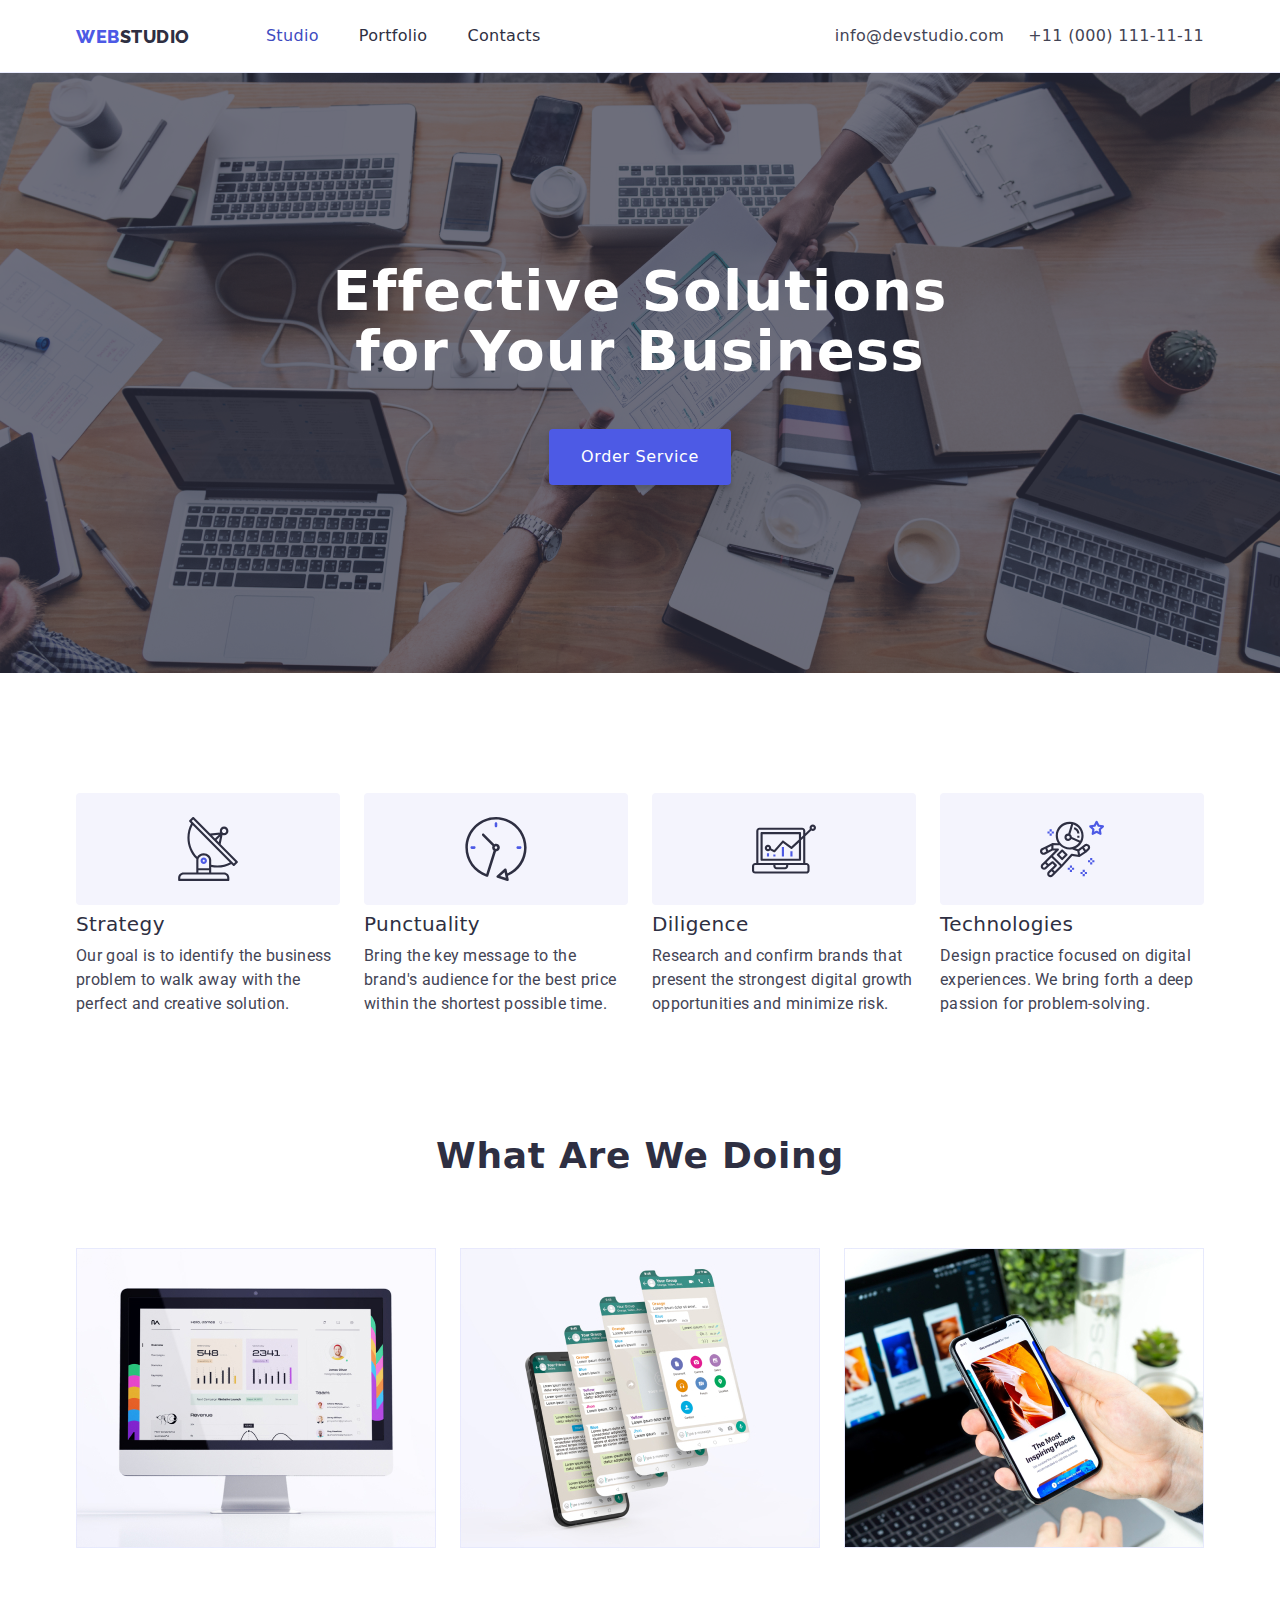
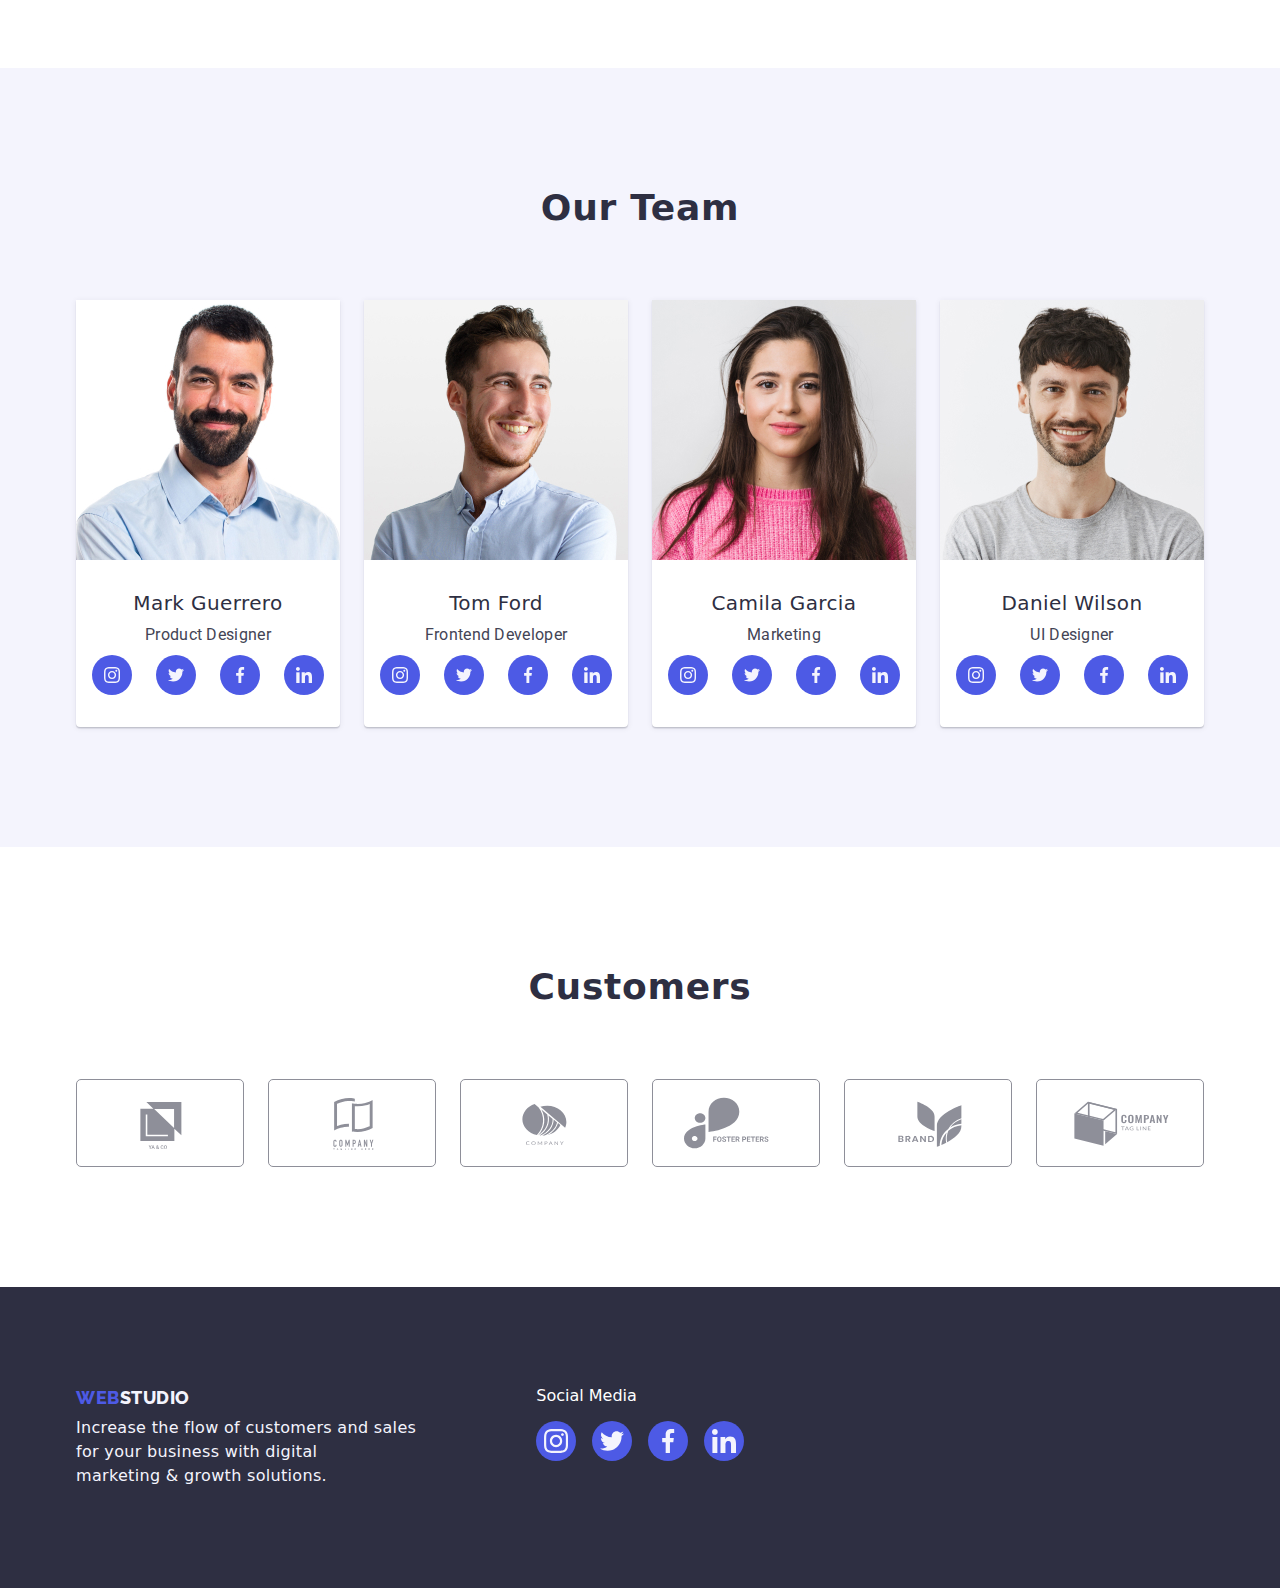
<file: index.html>
<!DOCTYPE html>
<html lang="en">
<link>
    <meta charset="UTF-8">
    <meta name="viewport" content="width=device-width, initial-scale=1.0">
    <title>Homework 5</title>
        <!--CSS-->
    <link rel="stylesheet" href="./css/styles.css"/>
    <link href="https://fonts.googleapis.com/css2?family=Raleway:wght@800&family=Roboto:wght@400;500;700;900&display=swap" rel="stylesheet"/>
    <link rel="stylesheet" href="https://cdnjs.cloudflare.com/ajax/libs/modern-normalize/2.0.0/modern-normalize.min.css"/>
</head>
<body>
    <!-- header part--> 
    <header class="header">
        <div class="container header-container">
     <!-- navigation part -->
        <nav class="header-navigation">
            <a class="header-logo links" href="./index.html">
                <span class="header-web-logo">WEB</span>STUDIO
            </a> 

        <ul class="header-menu-list lists">
            <li class="header-menu-item">
                <a class="header-menu-link links menu-current" href="./index.html">Studio</a>
            </li>
            <li class="header-menu-item">
                <a class="header-menu-link links" href="./portfolio.html">Portfolio</a>
            </li>
            <li class="header-menu-item">
                <a class="header-menu-link links" href="#">Contacts</a>
            </li>
        </ul>
    </nav>

    <address class="header-contacts">
        <ul class="header-contacts list">
            <li class="header-contacts-item">
                <a class="header-contacts-link links" href="mailto:info@devstudio.com" target="_blank" rel="noopener noreferrer">info@devstudio.com</a>
            </li>
            <li class="header-contacts-item">
                <a class="header-contacts-link links" href="tel:+110001111111" target="_blank" rel="noopener noreferrer">+11 (000) 111-11-11</a>
            </li>
        </ul>
    </address>
  </div>
 </header>

        <!--section 1-->
        <section class="hero">
            <div class="container hero-container">
                <h1 class="hero-title">Effective Solutions <br>for Your Business</h1>
                <button class="hero-button button" type="button" data-modal-open>Order Service</button>
            </div>
        </section>

    <!--section 2-->
    <section class="section features-section">
        <div class="container features-container">
            <ul class="features-list lists">
               <li class="features-item">
                <div class="benefits-svg-box">
                    <svg class="benefits-icon-svg" width="64" height="64">
                        <use href="./images/icons.svg#antenna"></use>
                    </svg>
                </div>
                    <h3 class="features-title titles">Strategy</h3>
                    <p class="features-bottom-text bottom-text">
                    Our goal is to identify the business problem to walk away with the perfect and creative solution.
                    </p>
                </li>

                <li class="features-item">
                    <div class="benefits-svg-box">
                        <svg class="benefits-icon-svg" width="64" height="64">
                            <use href="./images/icons.svg#clock"></use>
                        </svg>
                    </div>
                    <h3 class="features-title titles">Punctuality</h3>
                    <p class="features-bottom-text bottom-text">
                    Bring the key message to the brand's audience for the best price within the shortest possible time.
                    </p>
                </li>

                <li class="features-item">
                    <div class="benefits-svg-box">
                        <svg class="benefits-icon-svg" width="64" height="64">
                            <use href="./images/icons.svg#diagram"></use>
                        </svg>
                    </div>
                    <h3 class="features-title titles">Diligence</h3>
                    <p class="features-bottom-text bottom-text">
                    Research and confirm brands that present the strongest digital growth opportunities and minimize risk.
                    </p>
                </li>

                <li class="features-item">
                    <div class="benefits-svg-box">
                        <svg class="benefits-icon-svg" width="64" height="64">
                            <use href="./images/icons.svg#astronaut"></use>
                        </svg>
                    </div>
                    <h3 class="features-title titles">Technologies</h3>
                    <p class="features-bottom-text bottom-text">
                    Design practice focused on digital experiences. We bring forth a deep passion for problem-solving.
                    </p>
                </li>
            </ul>
        </div>
    </section>

    <!--section 3-->
    <section class="section section-no-top-padding">
        <div class="container what-we-do-container">
            <h2 class="what-we-do-title section-title">What Are We Doing</h2>
            <ul class="what-we-do-list lists">
                <li class="what-we-do-item">
                    <img src="./images/what-we-do-1.jpg" alt="monitor" width="360" height="300">
                </li>

                <li class="what-we-do-item">
                    <img src="./images/what-we-do-2.jpg" alt="messages" width="360" height="300">
                </li>

                <li class="what-we-do-item">
                    <img src="./images/what-we-do-3.jpg" alt="mobile" width="360" height="300">
                </li>
            </ul>
        </div>
    </section>

    <!--section 4-->
    <section class="section section-grey">
        <div class="container team-container">
            <h2 class="team-title section-title">Our Team</h2>
            <ul class="team-list lists">
                <li class="team-item">
                    <img class="team-item-image" src="./images/our-team-1.jpg" alt="Mark Guerrero" width="264" height="260"/>
                    <div class="card-content">
                        <h3 class="team-name titles">Mark Guerrero</h3>
                        <p class="team-bottom-text bottom-text">Product Designer</p>
                        <ul class="team-social-list lists">
                            <li class="team-social-item">
                                <a class="team-social-link links" href="https://instagram.com" target="_blank" rel="noopener noreferrer">
                                    <svg class="team-social-svg" width="16" height="16">
                                        <use href="./images/icons.svg#instagram"></use>
                                    </svg>
                                </a>
                            </li>
                            <li class="team-social-item">
                                <a class="team-social-link links" href="https://twitter.com" target="_blank" rel="noopener noreferrer">
                                    <svg class="team-social-svg" width="16" height="16">
                                        <use href="./images/icons.svg#twitter"></use>
                                    </svg>
                                </a>
                            </li>
                            <li class="team-social-item">
                                <a class="team-social-link links" href="https://facebook.com" target="_blank" rel="noopener noreferrer">
                                    <svg class="team-social-svg" width="16" height="16">
                                        <use href="./images/icons.svg#facebook"></use>
                                    </svg>
                                </a>
                            </li>
                            <li class="team-social-item">
                                <a class="team-social-link links" href="https://linkedin.com" target="_blank" rel="noopener noreferrer">
                                    <svg class="team-social-svg" width="16" height="16">
                                        <use href="./images/icons.svg#linkedin"></use>
                                    </svg>
                                </a>
                            </li>
                    </div>
                </li>

                <li class="team-item">
                        <img class="team-item-image" src="./images/our-team-2.jpg" alt="Tom Ford" width="264" height="260"/>
                        <div class="card-content">
                            <h3 class="team-name titles">Tom Ford</h3>
                            <p class="team-bottom-text bottom-text">Frontend Developer</p>
                            <ul class="team-social-list lists">
                                <li class="team-social-item">
                                    <a class="team-social-link" href="https://instagram.com" target="_blank" rel="noopener noreferrer">
                                        <svg class="team-social-svg" width="16" height="16">
                                            <use href="./images/icons.svg#instagram"></use>
                                        </svg>
                                    </a>
                                </li>
                                <li class="team-social-item">
                                    <a class="team-social-link" href="https://twitter.com" target="_blank" rel="noopener noreferrer">
                                        <svg class="team-social-svg" width="16" height="16">
                                            <use href="./images/icons.svg#twitter"></use>
                                        </svg>
                                    </a>
                                </li>
                                <li class="team-social-item">
                                    <a class="team-social-link" href="https://facebook.com" target="_blank" rel="noopener noreferrer">
                                        <svg class="team-social-svg" width="16" height="16">
                                            <use href="./images/icons.svg#facebook"></use>
                                        </svg>
                                    </a>
                                </li>
                                <li class="team-social-item">
                                    <a class="team-social-link" href="https://linkedin.com" target="_blank" rel="noopener noreferrer">
                                        <svg class="team-social-svg" width="16" height="16">
                                            <use href="./images/icons.svg#linkedin"></use>
                                        </svg>
                                    </a>
                                </li>
                        </div>
                    </li>

                    <li class="team-item">
                        <img class="team-item-image" src="./images/our-team-3.jpg" alt="Camila Garcia" width="264" height="260"/>
                        <div class="card-content">
                            <h3 class="team-name titles">Camila Garcia</h3>
                            <p class="team-bottom-text bottom-text">Marketing</p>
                            <ul class="team-social-list lists">
                               <li class="team-social-item">
                                <a class="team-social-link" href="https://instagram.com" target="_blank" rel="noopener noreferrer">
                                    <svg class="team-social-svg" width="16" height="16">
                                        <use href="./images/icons.svg#instagram"></use>
                                    </svg>
                                </a>
                               </li>
                               <li class="team-social-item">
                                <a class="team-social-link" href="https://twitter.com" target="_blank" rel="noopener noreferrer">
                                    <svg class="team-social-svg" width="16" height="16">
                                        <use href="./images/icons.svg#twitter"></use>
                                    </svg>
                                </a>
                               </li>
                               <li class="team-social-item">
                                <a class="team-social-link" href="https://facebook.com" target="_blank" rel="noopener noreferrer">
                                    <svg class="team-social-svg" width="16" height="16">
                                        <use href="./images/icons.svg#facebook"></use>
                                    </svg>
                                </a>
                               </li>
                               <li class="team-social-item">
                                <a class="team-social-link" href="https://linkedin.com" target="_blank" rel="noopener noreferrer">
                                    <svg class="team-social-svg" width="16" height="16">
                                        <use href="./images/icons.svg#linkedin"></use>
                                    </svg>
                                </a>
                               </li> 
                            </ul>
                        </div>
                    </li>

                    <li class="team-item">
                        <img class="team-item-image" src="./images/our-team-4.jpg" alt="Daniel Wilson" width="264" height="260"/>
                        <div class="card-content">
                            <h3 class="team-name titles">Daniel Wilson</h3>
                            <p class="team-bottom-text bottom-text">UI Designer</p>
                            <ul class="team-social-list lists">
                                <li class="team-social-item">
                                    <a class="team-social-link" href="https://instagram.com" target="_blank" rel="noopener noreferrer">
                                        <svg class="team-social-svg" width="16" height="16">
                                            <use href="./images/icons.svg#instagram"></use>
                                        </svg>
                                    </a>
                                </li>
                                <li class="team-social-item">
                                    <a class="team-social-link" href="https://twitter.com" target="_blank" rel="noopener noreferrer">
                                        <svg class="team-social-svg" width="16" height="16">
                                            <use href="./images/icons.svg#twitter"></use>
                                        </svg>
                                    </a>
                                </li>
                                <li class="team-social-item">
                                    <a class="team-social-link" href="https://facebook.com" target="_blank" rel="noopener noreferrer">
                                        <svg class="team-social-svg" width="16" height="16">
                                            <use href="./images/icons.svg#facebook"></use>
                                        </svg>
                                    </a>
                                </li>
                                <li class="team-social-item">
                                    <a class="team-social-link" href="https://linkedin.com" target="_blank" rel="noopener noreferrer">
                                        <svg class="team-social-svg" width="16" height="16">
                                            <use href="./images/icons.svg#linkedin"></use>
                                        </svg>
                                    </a>
                                </li>
                            </ul>
                        </div>
                    </li>
                </ul>
            </div>
        </section>

        <!--This is the Customers section-->
        <section class="section customers-section">
            <div class="container">
                <h2 class="section-title customers-title">Customers</h2>
                <ul class="customers-list lists">
                    <li class="customers-item">
                        <a class="customers-link" href="#">
                            <svg class="customers-svg">
                                <use href="./images/icons.svg#customer-1"></use>
                            </svg>
                        </a>
                    </li>
                    <li class="customers-item">
                        <a class="customers-link" href="#">
                            <svg class="customers-svg">
                                <use href="./images/icons.svg#customer-2"></use>
                            </svg>
                        </a>
                    </li>
                    <li class="customers-item">
                        <a class="customers-link" href="#">
                            <svg class="customers-svg">
                                <use href="./images/icons.svg#customer-3"></use>
                            </svg>
                        </a>
                    </li>
                    <li class="customers-item">
                        <a class="customers-link" href="#">
                            <svg class="customers-svg">
                                <use href="./images/icons.svg#customer-4"></use>
                            </svg>
                        </a>
                    </li>
                    <li class="customers-item">
                        <a class="customers-link" href="#">
                            <svg class="customers-svg">
                                <use href="./images/icons.svg#customer-5"></use>
                            </svg>
                        </a>
                    </li>
                    <li class="customers-item">
                        <a class="customers-link" href="#">
                            <svg class="customers-svg">
                                <use href="./images/icons.svg#customer-6"></use>
                            </svg>
                        </a>
                    </li>
                </ul>
            </div>
        </section>
    </main>
</body>

    <!--This is the footer-->
    <footer class="footer-section">
        <div class="container footer-container">
            <div class="footer-logo-wrap list">
                <li class="footer-item">
                    <a class="footer-logo links" href="./index.html">
                        <span class="footer-web-logo">WEB</span><span class="footer-studio-logo">STUDIO</span>
                    </a>
                    <p class="footer-bottom-text bottom-text">
                    Increase the flow of customers and sales <br> for your business with digital <br> marketing & growth solutions.
                    </p>
                </li>
            </div>
            <div class="footer-socials">
                <p class="footer-socials-text texts">Social Media</p>
                <ul class="footer-list lists">
                    <li class="footer-socials-item">
                        <a class="footer-socials-link" href="https://instagram.com" target="_blank" rel="noopener noreferrer">
                            <svg class="footer-socials-svg" width="24" height="24">
                                <use href="./images/icons.svg#instagram"></use>
                            </svg>
                        </a>
                    </li>

                    <li class="footer-socials-item">
                        <a class="footer-socials-link" href="https://twitter.com" target="_blank" rel="noopener noreferrer">
                            <svg class="footer-socials-svg" width="24" height="24">
                                <use href="./images/icons.svg#twitter"></use>
                            </svg>
                        </a>
                    </li>

                    <li class="footer-socials-item">
                        <a class="footer-socials-link" href="https://facebook.com" target="_blank" rel="noopener noreferrer">
                            <svg class="footer-socials-svg" width="24" height="24">
                                <use href="./images/icons.svg#facebook"></use>
                            </svg>
                        </a>
                    </li>
                    
                    <li class="footer-socials-item">
                        <a class="footer-socials-link" href="https://linkedin.com" target="_blank" rel="noopener noreferrer">
                            <svg class="footer-socials-svg" width="24" height="24">
                                <use href="./images/icons.svg#linkedin"></use>
                            </svg>
                        </a>
                    </li>
                </ul>
            </div>
        </div>
    </footer>
    <div class="backdrop is-hidden" data-modal>
        <div class="modal">
            <button type="button" class="modal-close" data-modal-close>
                <svg class="modal-close-icon" width="8" height="8">
                    <use href="./images/icons.svg#close"></use>
                </svg>
            </button>
        </div>
    </div>
    <script src="./js/modal.js"></script>
</html>
</file>
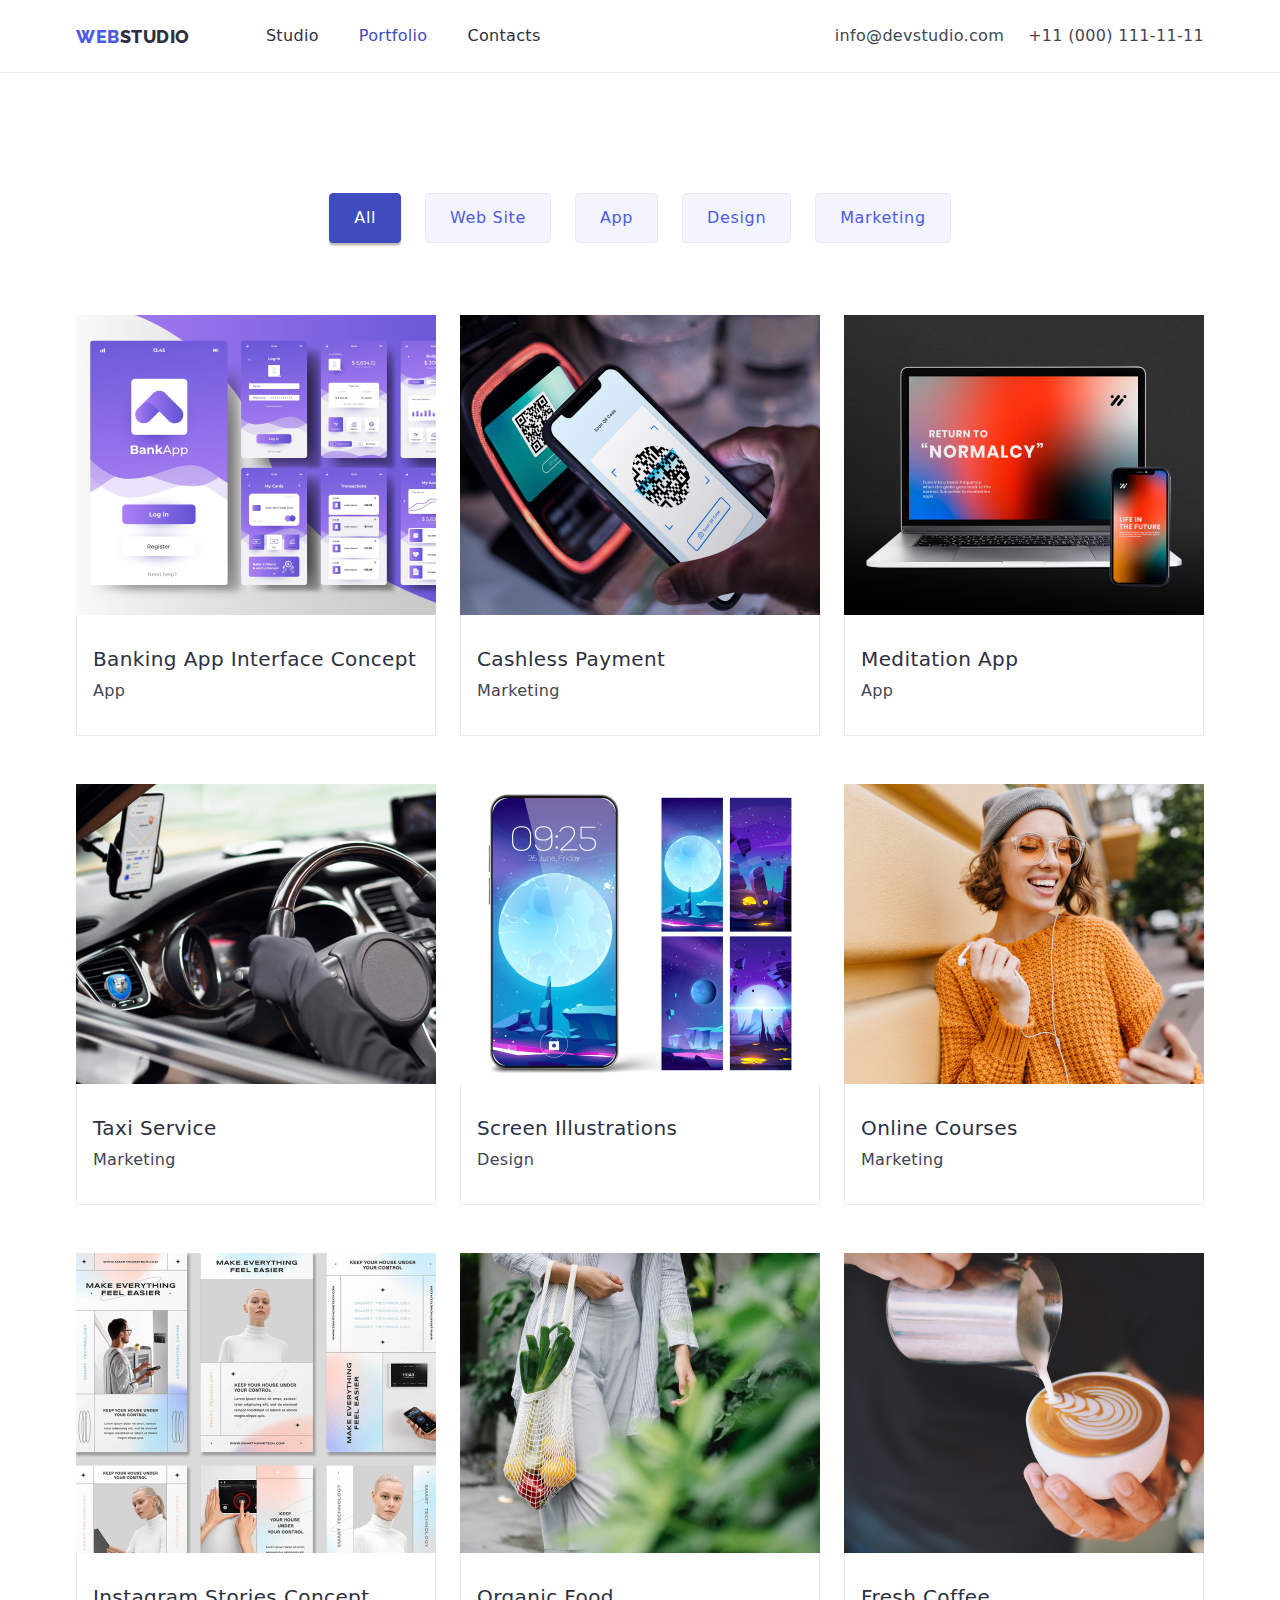
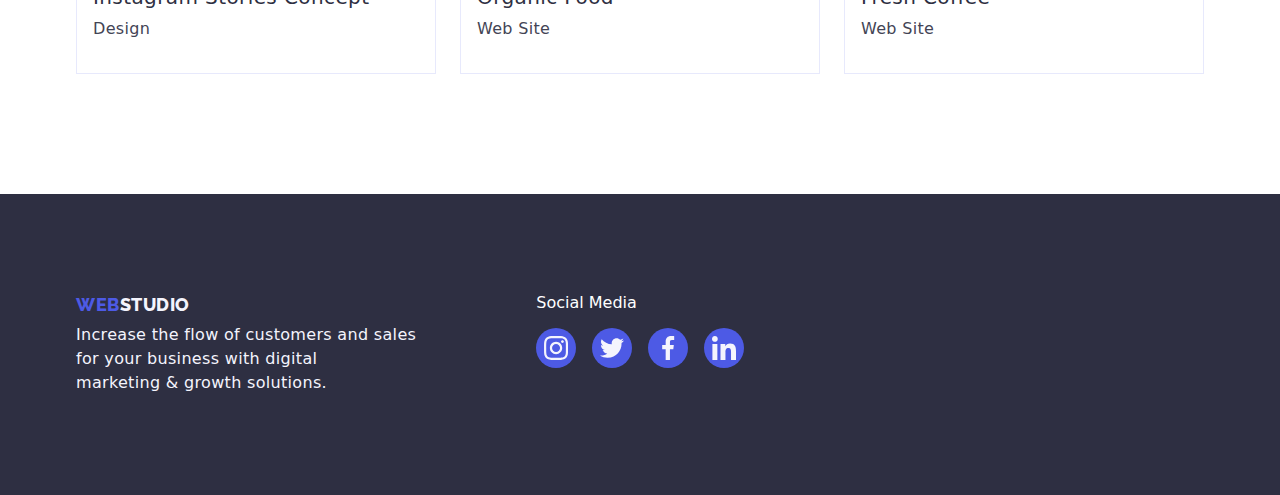
<file: portfolio.html>
<!DOCTYPE html>
<link lang="en">
<link>
   <meta charset="UTF-8">
   <meta name="viewport" content="width=device-width>, initial-scale=1.0">
   <title>Homework 5</title>
   <!--Fonts-->
       <!--CSS-->
   <link rel="stylesheet" href="./css/styles.css"/>
   <link href="https://fonts.googleapis.com/css2?family=Raleway:wght@800&family=Roboto:wght@400;500;700;900&display=swap" rel="stylesheet"/>
   <link rel="stylesheet" href="https://cdnjs.cloudflare.com/ajax/libs/modern-normalize/2.0.0/modern-normalize.min.css"/>
</head>
<body>
    <!-- header part-->
    <body>
    <!--header part-->
    <header class="header">
        <div class="container header-container">
         <!--navigation part-->
            <nav class="header-navigation">
            <a class="header-logo links" href="./index.html">
                <span class="header-web-logo">WEB</span>STUDIO
            </a> 

        <ul class="header-menu-list lists">
            <li class="header-menu-item">
                <a class="header-menu-link links" href="./index.html">Studio</a></li>
            <li class="header-menu-item">
                <a class="header-menu-link links menu-current" href="./portfolio.html">Portfolio</a></li>
            <li class="header-menu-item">
                <a class="header-menu-link links" href="#">Contacts</a></li>
        </ul>
    </nav>

    <address class="header-contacts">
      <ul class="header-contacts list">
       <li class="header-contacts-item">
           <a class="header-contacts-link links" href="mailto:info@devstudio.com" target="_blank" rel="noopener noreferrer">info@devstudio.com</a>
       </li>
       <li class="header-contacts-item">
           <a class="header-contacts-link links" href="tel:+110001111111" target="_blank" rel="noopener noreferrer">+11 (000) 111-11-11</a>
       </li>
     </ul>
    </address>
 </div>
</header>

<!--main section part-->
<main>
   <section class="section">
    <div class="container portfolio-container">
        <ul class="portfolio-filters list">
               <li class="filters-item"><button class="filters-button filters-currently button" type="button">All</button></li>
               <li class="filters-item"><button class="filters-button button" type="button">Web Site</button></li>
               <li class="filters-item"><button class="filters-button button" type="button">App</button></li>
               <li class="filters-item"><button class="filters-button button" type="button">Design</button></li>
               <li class="filters-item"><button class="filters-button button" type="button">Marketing</button></li>
        </ul>
        <ul class="portfolio-list list">
            <li class="portfolio-item">
              <a class="portfolio-link links" href="#">
                <div class="portfolio-cover-wrap">
                  <img class="portfolio-card-image" src="./images/banking-app-interface.jpg" alt="Banking App Interface" width="360" height="300"/>
                  <p class="portfolio-cover-text">
                    14 Stylish and User-Friendly App Design Concepts · Task
                    Manager App · Calorie Tracker App · Exotic Fruit Ecommerce
                    App · Cloud Storage App
                  </p>
                </div>
                <div class="portfolio-description">
                    <h3 class="portfolio-title titles">Banking App Interface Concept</h3>
                    <p class="portfolio-bottom-text bottom-text">App</p>
                </div>
              </a>
            </li>
            <li class="portfolio-item">
              <a class="portfolio-link links" href="#">
                <div class="portfolio-cover-wrap">
                 <img class="portfolio-card-image" src="./images/cashless-payment.jpg" alt="Cashless Payment" width="360" height="300"/>
                 <p class="portfolio-cover-text">
                    14 Stylish and User-Friendly App Design Concepts · Task
                    Manager App · Calorie Tracker App · Exotic Fruit Ecommerce
                    App · Cloud Storage App
                 </p>
                </div>
                <div class="portfolio-description">
                    <h3 class="portfolio-title titles">Cashless Payment</h3>
                    <p class="portfolio-bottom-text bottom-text">Marketing</p>
                </div>
              </a>
            </li>
             <li class="portfolio-item">
              <a class="portfolio-link links" href="#">
                <div class="portfolio-cover-wrap">
                 <img class="portfolio-card-image" src="./images/meditation-app.jpg" alt="Meditation App" width="360" height="300"/>
                 <p class="portfolio-cover-text">
                    14 Stylish and User-Friendly App Design Concepts · Task
                    Manager App · Calorie Tracker App · Exotic Fruit Ecommerce
                    App · Cloud Storage App
                 </p>
                </div>
                <div class="portfolio-description">
                    <h3 class="portfolio-title titles">Meditation App</h3>
                    <p class="portfolio-bottom-text bottom-text">App</p>
                </div>
              </a>
            </li>

            <li class="portfolio-item">
              <a class="portfolio-link links" href="#">
                <div class="portfolio-cover-wrap">
                  <img class="portfolio-card-image" src="./images/taxi-service.jpg" alt="Taxi Service" width="360" height="300"/>
                  <p class="portfolio-cover-text">
                    14 Stylish and User-Friendly App Design Concepts · Task
                    Manager App · Calorie Tracker App · Exotic Fruit Ecommerce
                    App · Cloud Storage App
                  </p>
                </div>
                <div class="portfolio-description">
                    <h3 class="portfolio-title titles">Taxi Service</h3>
                    <p class="portfolio-bottom-text bottom-text">Marketing</p>
                </div>
            </a>
            </li>
            <li class="portfolio-item">
              <a class="portfolio-link links" href="#">
                 <div class="portfolio-cover-wrap">
                   <img class="portfolio-card-image" src="./images/screen-illustrations.jpg" alt="Screen Illustrations" width="360" height="300"/>
                   <p class="portfolio-cover-text">
                    14 Stylish and User-Friendly App Design Concepts · Task
                    Manager App · Calorie Tracker App · Exotic Fruit Ecommerce
                    App · Cloud Storage App
                   </p>
                 </div>
                 <div class="portfolio-description">
                    <h3 class="portfolio-title titles">Screen Illustrations</h3>
                    <p class="portfolio-bottom-text bottom-text">Design</p>
                </div>
                </a>
            </li>
            <li class="portfolio-item">
                <a class="portfolio-link links" href="#">
                  <div class="portfolio-cover-wrap">
                   <img class="portfolio-card-image" src="./images/online-courses.jpg" alt="Online Courses" width="360 height=300"/>
                   <p class="portfolio-cover-text">
                    14 Stylish and User-Friendly App Design Concepts · Task
                    Manager App · Calorie Tracker App · Exotic Fruit Ecommerce
                    App · Cloud Storage App
                   </p>
                  </div>
                <div class="portfolio-description">
                    <h3 class="portfolio-title titles">Online Courses</h3>
                    <p class="portfolio-bottom-text bottom-text">Marketing</p>
                </div>
            </a>
            </li>

            <li class="portfolio-item">
                <a class="portfolio-link links" href="#">
                 <div class="portfolio-cover-wrap">
                  <img class="portfolio-card-image" src="./images/instagram-stories-concept.jpg" alt="Instagram Stories Concept" width="360" height="300"/>
                  <p class="portfolio-cover-text">
                    14 Stylish and User-Friendly App Design Concepts · Task
                    Manager App · Calorie Tracker App · Exotic Fruit Ecommerce
                    App · Cloud Storage App
                  </p>
                 </div>
                <div class="portfolio-description">
                    <h3 class="portfolio-title titles">Instagram Stories Concept</h3>
                    <p class="portfolio-bottom-text bottom-text">Design</p>
                </div>
                </a>
            </li>
            <li class="portfolio-item">
                <a class="portfolio-link links" href="#">
                 <div class="portfolio-cover-wrap">
                  <img class="portfolio-card-image" src="./images/organic-food.jpg" alt="Organic Food" width="360" height="300"/>
                  <p class="portfolio-cover-text">
                    14 Stylish and User-Friendly App Design Concepts · Task
                    Manager App · Calorie Tracker App · Exotic Fruit Ecommerce
                    App · Cloud Storage App
                  </p>
                 </div>
                <div class="portfolio-description">
                    <h3 class="portfolio-title titles">Organic Food</h3>
                    <p class="portfolio-bottom-text bottom-text">Web Site</p>
                </div>
            </a>
            </li> 
            <li class="portfolio-item">
                <a class="portfolio-link links" href="#">
                 <div class="portfolio-cover-wrap">
                  <img class="portfolio-card-image" src="./images/fresh-coffee.jpg" alt="Fresh Coffee" width="360" height="300"/>
                  <p class="portfolio-cover-text">
                    14 Stylish and User-Friendly App Design Concepts · Task
                    Manager App · Calorie Tracker App · Exotic Fruit Ecommerce
                    App · Cloud Storage App
                  </p>
                 </div>
                <div class="portfolio-description">
                    <h3 class="portfolio-title titles">Fresh Coffee</h3>
                    <p class="portfolio-bottom-text bottom-text">Web Site</p>
                </div>
                </a>
            </li>
        </ul>
        </div>
       </section>
       </main>

       <!--This is the footer-->
       <footer class="footer-section">
        <div class="footer-container container">
            <div class="footer-logo-wrap list">
                <li class="footer-item">
                    <a class="footer-logo links" href="./index.html">
                    <span class="footer-web-logo">WEB</span>STUDIO
                    </a>
                    <p class="footer-bottom-text bottom-text">
                    Increase the flow of customers and sales <br> for your business with digital <br> marketing & growth solutions.
                    </p>
                </li>
           </div>
           <div class="footer-socials">
            <p class="footer-socials-text text">Social Media</p>
            <ul class="footer-list list">
                <li class="footer-socials-item">
                    <a href="https://instagram.com" class="footer-socials-link">
                        <svg class="footer-socials-svg" width="24" height="24">
                            <use href="./images/icons.svg#instagram"></use>
                        </svg>
                    </a>
                </li>

                <li class="footer-socials-item">
                    <a href="https://twitter.com" class="footer-socials-link">
                        <svg class="footer-socials-svg" width="24" height="24">
                            <use href="./images/icons.svg#twitter"></use>
                        </svg>
                    </a>
                </li>

                <li class="footer-socials-item">
                    <a href="https://facebook.com" class="footer-socials-link">
                        <svg class="footer-socials-svg" width="24" height="24">
                            <use href="./images/icons.svg#facebook"></use>
                        </svg>
                    </a>
                </li>

                <li class="footer-socials-item">
                    <a href="https://linkedin.com" class="footer-socials-link">
                        <svg class="footer-socials-svg" width="24" height="24">
                            <use href="./images/icons.svg#linkedin"></use>
                        </svg>
                    </a>
                </li>
        </div>
    </footer>
</body>
</html>
</file>
<file: css/styles.css>
/* CSS Variable */

:root {
    --iriscolor: #4d5ae5; 
    --navyblue: #2e2f42;
    --navcolor: black;
    --oceancolor: #404bbf;
    --whitecolor: white;
    --slatecolor: #434455;
    --cornflower: #e7e9fc;
    --cloudcolor: #f4f4fd;
    --greencolor; #31d0aa;
    --lightslatecolor: #8e8f99;
    --navybluemodalcolor: #2e2f42;
    --greycolor: #2e2f42;
    --dairycolor: #fcfcfc;
}

html {
    box-sizing: border-box;
  }

  *,
  *::after,
  *::before {
    box-sizing: inherit;
  }

.body {
    font-family: "Roboto", sans-serif;
    font-size: 16px;
    font-style: normal;
    font-weight: 400;
    line-height: 24px;
    letter-spacing: 0.32px;
    color: var(--navyblue);
}

p,
h1,
h2,
h3,
h4,
h5,
h6 {
    margin: 0;
}
ul,
ol {
    margin: 0;
    padding: 0;
}
img {
    display: block;
}

.container {
    width: 1158px;
    padding: 0 15px;
    margin: 0 auto;
}
/* Styles */

.list {
    list-style: none;
}

.lists {
    list-style-type: none;
    padding: 0;
}

.links {
    text-decoration: none;
    color: inherit;
    color: var(--iriscolor);
}

.button {
    cursor: pointer;
    background-color: var(--iriscolor);
    font-size: 16px;
    font-style: normal;
    font-weight: 500;
    line-height: 24px;
    letter-spacing: 0.64px;
    border-radius: 4px;
}

.section-title {
    font-size: 36px;
    font-style: normal;
    font-weight: 700;
    line-height: 40px;
    letter-spacing: 0.72px;
    text-transform: capitalize;
}

.titles {
    font-size: 20px;
    font-weight: 500;
    color: var(--navyblue);
    margin-bottom: 8px;
    letter-spacing: 0.4px;
}



.bottom-text {
    color: var(--slatecolor);
}

/* Header CSS */

.header {
    background-color: var(--whitecolor);
    border-bottom: 1px solid var(--cornflower);
}

.header-container {
    display: flex;
    align-items: center;
    justify-content: space-between;
}

.header-navigation {
    display: flex;
    align-items: center;
}

.header-menu-list {
    display: flex;
    gap: 40px;
    margin-left: 76px;
    font-weight: 500;
    font-size: 16px;
    line-height: 24px;
    letter-spacing: 0.02em;
}

.header-menu-link {
    padding: 24px 0;
    position: relative;
    transition: color 250ms cubic-bezier(0.4, 0, 0.2, 1);
    color: var(--navyblue);
}

.header-menu-link:hover,
.header-menu-link:focus {
    color:var(--iriscolor);
}

.header-menu-link::after {
    content: "";
    border-radius: 2px;
    border: 2px solid transparent;
    height: 4px;
    width: 0;
    position: absolute;
    left: 0;
    bottom: -2px;
    transition: width 250ms cubic-bezier(0.4, 0, 0.2, 1),
      background-color 250ms cubic-bezier(0.4, 0, 0.2, 1),
      border 250ms cubic-bezier(0.4, 0, 0.2, 1);
  }
  
  .header-menu-link:hover::after,
  .header-menu-link:focus::after {
    border: 2px solid var(--oceancolor);
    background-color: var(--oceancolor);
    width: 100%;
  }
  
.menu-current::after {
    content: "";
    border-radius: 2px;
    height: 4px;
    position: absolute;
    left: 0;
    bottom: -3px;
  }

.header-logo {
    color: var(--navyblue, #2e2f42);
    font-family: Raleway;
    font-size: 18px;
    font-style: normal;
    font-weight: 800;
    line-height: 21px;
    letter-spacing: 0.54px;
    text-transform: uppercase;
}

.header-logo:hover,
.header-logo:focus {
    color: var(--iriscolor);
}

.header-web-logo {
    color: var(--iriscolor);
}

.header-contacts {
    display: flex;
    gap: 24px;
}

.header-contacts-link {
    color: var(--slatecolor);
    padding: 24px 0;
    display: block;
    transition: color 250ms cubic-bezier(0.4, 0, 0.2, 1);
}

.menu-current,
.header-contacts-link:hover,
.header-contacts-link:focus {
    color: var(--oceancolor);
}

.header-contacts-item {
    font-size: 16px;
    font-style: normal;
    line-height: 24px;
    letter-spacing: 0.02em;
    color: var(--slate, #434455);
  }

/* Hero */

.hero {
    background-color: var(--navyblue);
    padding-top: 188px;
    padding-bottom: 188px;
    background-image: url(../images/dark-hero-bg.png), url(../images/hero-bg.jpg), linear-gradient(rgba(46, 47, 66, 0.7), rgba(46, 47, 66, 0.7));
    background-repeat: no-repeat, no-repeat;
    background-position: center, center;
    background-size: 1440px, 1440px;
}

.hero-container {
    display: flex;
    flex-direction: column;
    align-items: center;
}

.hero-title {
    color: var(--whitecolor);
    font-size: 56px;
    font-weight: 700;
    line-height: 60px;
    letter-spacing: 1.12px;
    text-align: center;
    margin-bottom: 48px;
}

.hero-section-button {
    display: flex;
    align-items: center;
}

.hero-button {
    color: var(--whitecolor);
    font-family: inherit;
    border: none;
    box-shadow: 0px 4px 4px 0px rgba(0, 0, 0, 0.15);
    padding: 16px 32px;
    align-items: center;
    gap: 10px;
    background-color: var(--iris, #4d5ae5);
    border-radius: 4px;
    font-weight: 500;
    font-size: 16px;
    line-height: 24px;
    letter-spacing: 0.64px;
    display: block;
    margin: 0 auto;
    transition: background-color 250ms cubic-bezier(0.4, 0, 0.2, 1);
}

.hero-button:hover, 
.hero-button:focus {
    background-color: var(--oceancolor);
    box-shadow: 0px 4px 4px 0px rgba(0, 0, 0, 0.15);
}

/* Sections CSS */
/* Section 2 */

.section {
    padding-top: 120px;
    padding-bottom: 120px;
    background-color: var(--whitecolor);
}

.features-list-wrap {
    display: flex;
    flex-direction: column;
}

.features-list {
    display: flex;
    gap: 24px;
    justify-content: space-evenly;
}

.features-list-container {
    display: flex;
    justify-content: space-evenly;
}

.section-title {
    color: var(--navyblue);
    text-align: center;
    font-style: normal;
    font-size: 36px;
    font-weight: 700;
    line-height: 40px;
    letter-spacing: 0.72px;
    text-transform: capitalize;
    margin-bottom: 72px;
}

.section-no-top-padding {
    padding-top: 0;
}

.features-title {
    color: var(--navyblue);
    justify-content: center;
}

.features-bottom-text {
    font-family: Roboto;
    font-size: 16px;
    font-style: normal;
    font-weight: 400;
    line-height: 24px;
    letter-spacing: 0.32px;
}

/* What we do */

.what-we-do-title-name {
    display: flex;
    width: 100%;
    flex-direction: column;
    justify-content: space-evenly;
    align-items: center;
    gap: 8px;
    margin-bottom: 8px;
}

.what-we-do-list {
    display: flex;
    justify-content: space-between;
}

.what-we-do-item {
    display: flex;
    justify-content: space-evenly;
    align-items: center;
}

.features-list-item {
    background-color: var(--whitecolor);
    border-radius: 0px 0px 4px 4px;
    box-shadow: 0px 2px 1px 0px rgba(46, 47, 66, 0.08),
    0px 1px 1px 0px rgba(46, 47, 66, 0.16),
    0px 1px 6px 0px rgba(46, 47, 66, 0.08);
}

.benefits-svg-box {
    width: 264px;
    height: 112px;
    background-color: var(--cloudcolor);
    display: flex;
    justify-content: center;
    align-items: center;
    border-radius: 4px;
    margin-bottom: 8px;
}

/* Team Members */

.team-title {
    font-size: 36px;
    font-style: normal;
    font-weight: 700;
    line-height: 40px;
    letter-spacing: 0.72px;
    text-transform: capitalize;
}

.team-list {
    display: flex;
    gap: 24px;
    text-align: center;
}

.team-item {
    border-radius: 0px 0px 4px 4px;
    background: var(--white, #fff);
    box-shadow: 0px 2px 1px 0px rgba(46, 47, 66, 0.08),
      0px 1px 1px 0px rgba(46, 47, 66, 0.16),
      0px 1px 6px 0px rgba(46, 47, 66, 0.08);
    display: inline-flex;
    flex-direction: column;
    justify-content: center;
    align-items: center;
}

.team-name {
    color: var(--navyblue);
}

.team-bottom-text {
    color: var(--slatecolor);
    font-family: Roboto;
    font-size: 16px;
    font-style: normal;
    font-weight: 400;
    line-height: 24px;
    letter-spacing: 0.32px;
}

.team-social-list {
    display: flex;
    justify-content: center;
    gap: 24px;
    margin-top: 8px;
}

.team-social-item {
    width: 40px;
    height: 40px;
}

.team-social-link {
    width: 100%;
    height: 100%;
    border-radius: 50%;
    display: flex;
    align-items: center;
    justify-content: center;
    background-color: var(--iriscolor);
    color: var(--cloudcolor);
    transition: background-color 250ms cubic-bezier(0.4, 0, 0.2, 1);
}

.team-social-link:hover, 
.team-social-link:focus {
    background-color: var(--oceancolor);
}

.team-social-svg {
    fill: currentColor;
}

.team-container {
    flex-direction: column;
    justify-content: center;
    align-items: center;
    gap: 32px;
}

.card-content {
    padding-top: 32px;
    padding-bottom: 32px;
    gap: 32px;
    width: 100%;
    text-align: center;
}

.section-grey {
    background-color: var(--cloudcolor);
}


/* Customers */

.customers-title {
    color: var(--navyblue);
    display: flex;
    justify-content: center;
    align-items: center;
}

.customers-list {
    display: flex;
    gap: 24px;
}

.customers-item {
    /* width: calc((100% - 120px) / 6); */
    /* flex-basis: calc((100% - 120px) / 6); */
    width: 168px;
    height: 88px;
  }

.customers-link {
    width: 100%;
    height: 100%;
    border: 1px solid #8e8f99;
    border-radius: 5px;
    display: flex;
    justify-content: center;
    align-items: center;
    color: #8e8f99;
    transition: color 250ms cubic-bezier(0.4, 0, 0.2, 1),
    border 250ms cubic-bezier(0.4, 0, 0.2, 1);
}

.customers-link:hover,
.customers-link:focus {
    color: var(--oceancolor);
    border: 1px solid var(--oceancolor);
}

.customers-svg {
    width: 104px;
    height: 56px;
    fill: currentColor;
}

/* Footer CSS */

.footer-section {
    background-color: var(--navyblue);
    padding-top: 100px;
    padding-bottom: 100px;
  }

.footer-container {
    display: flex;
    align-items: flex-start;
    justify-content: left;
  }

.footer-logo {
    color: var(--cloudcolor);
    font-family: "Raleway";
    font-size: 18px;
    font-style: normal;
    font-weight: 800;
    line-height: 21px;
    letter-spacing: 0.54px;
    text-transform: uppercase;
}

.footer-logo:hover,
.footer-logo:focus {
    color: var(--iriscolor);
}

.footer-web-logo {
    color: var(--iriscolor);
}

.footer-studio-logo {
    color: var(--cloudcolor);
}

.footer-bottom-text {
    color: var(--cloudcolor);
    font-size: 16px;
    font-style: normal;
    margin-top: 8px;
    font-weight: 400;
    line-height: 24px;
    letter-spacing: 0.32px;
}

.footer-list {
    flex-wrap: wrap;
    display: flex;
    gap: 16px;
    margin-top: 16px;
}

.footer-socials {
    margin-left: 120px;
}

.footer-socials-text {
    color: var(--whitecolor);
    display: flex;
    font-weight: 500;
}

.footer-socials-item {
    width: 40px;
    height: 40px;
}

.footer-socials-link {
    width: 100%;
    height: 100%;
    display: flex;
    align-items: center;
    justify-content: center;
    color: var(--cloudcolor);
    background-color: var(--iriscolor);
    border-radius: 50%;
    transition: background-color 250ms cubic-bezier(0.4, 0, 0.2, 1);
}

.footer-socials-link:hover,
.footer-socials-link:focus {
    background-color: #31d0aa;
}

.footer-socials-svg {
    fill: var(--cloudcolor);
}

/* Portfolio CSS */

/* Filters */
.filters-container {
    display: flex;
    flex-direction: column;
    justify-content: flex-start;
    align-items: center;
}

.filters-list {
    display: flex;
    gap: 24px;
    margin-bottom: 72px;
    justify-content: center;
}

.filters-item {
    display: inline-flex;
}

.filters-button {
    border: 1px solid var(--cornflower);
    background-color: var(--cloudcolor);
    border-radius: 4px;
    color: var(--iriscolor);
    font-family: inherit;
    font-weight: 500;
    font-size: 16px;
    line-height: 24px;
    padding: 12px 24px;
    transition: background-color 250ms cubic-bezier(0.4, 0, 0.2, 1),
      box-shadow 250ms cubic-bezier(0.4, 0, 0.2, 1),
      border 250ms cubic-bezier(0.4, 0, 0.2, 1),
      border-radius 250ms cubic-bezier(0.4, 0, 0.2, 1),
      color 250ms cubic-bezier(0.4, 0, 0.2, 1);
}

.filters-button:hover,
.filters-button:focus,
.filters-currently {
    background: var(--oceancolor);
    box-shadow: 0px 2px 2px 0px rgba(0, 0, 0, 0.12),
    0px 2px 1px 0px rgba(0, 0, 0, 0.08), 0px 3px 1px 0px rgba(0, 0, 0, 0.1);
    color: var(--whitecolor);
    border-color: var(--oceancolor);
}

/* Portfolio Core */

.portfolio-list {
    background-color: var(--whitecolor);
    display: flex;
    flex-wrap: wrap;
    margin-right: -24px;
    margin-bottom: -48px;
}

.portfolio-link {
    display: block;
    transition: box-shadow 250ms cubic-bezier(0.4, 0, 0.2, 1);
}

.portfolio-link:hover,
.portfolio-link:focus {
    color:aliceblue;
    box-shadow: 0px 2px 1px 0px rgba(46, 47, 66, 0.08), 
    0px 1px 1px 0px rgba(46, 47, 66, 0.16), 
    0px 1px 6px 0px rgba(46, 47, 66, 0.08);
}

.portfolio-link:hover .portfolio-cover-text,
.portfolio-link:focus .portfolio-cover-text {
    transform: translateY(0);
}

.portfolio-cover-wrap {
    position: relative;
    overflow: hidden;
}

.portfolio-cover-text {
    position: absolute;
    top: 0;
    height: 100%;
    width: 100%;
    padding: 40px 32px;
    background-color: var(--iriscolor);
    color: var(--cloudcolor);
    font-size: 16px;
    font-weight: 400;
    line-height: 24px;
    letter-spacing: 0.32px;
    transform: translateY(100%);
    transition: transform 250ms cubic-bezier(0.4, 0, 0.2, 1);
}

.portfolio-card-text {
    display: flex;
    flex-direction: column;
    justify-content: center;
    align-items: flex-start;
    align-self: stretch;
    padding: 32px 16px;
    border-top: 0px;
    border-bottom: 1px solid var(--cornflower, #e7e9fc);
    border-left: 1px solid var(--cornflower, #e7e9fc);
    border-right: 1px solid var(--cornflower, #e7e9fc);
    background-color: var(--white, #fff);
  }

.portfolio-item {
    background-color: var(--whitecolor);
    display: flex;
    flex-direction: column;
    align-items: flex-start;
    margin-right: 24px;
    margin-bottom: 48px;
}

.portfolio-item:hover .portfolio-cover-text {
    transform: translateY(0);
}

.portfolio-title {
    color: var(--navyblue);
    margin-bottom: 8px;
    font-weight: 500;
    font-size: 20px;
    line-height: 24px;
    letter-spacing: 0.02em;

}

.portfolio-bottom-text {
    color: var(--slatecolor);
    font-size: 16px;
    line-height: 24px;
    letter-spacing: 0.02em;
}

.portfolio-container {
    margin-top: 0;
    display: flex;
    flex-direction: column;
    align-items: center;
}

.portfolio-filters {
    display: flex;
    align-items: center;
    gap: 24px;
    margin-bottom: 72px;
  }

.portfolio-description {
    padding: 32px 16px;
    border: 1px solid var(--cornflower);
    border-top: none;
}

/* Modal CSS */

.backdrop {
    position: fixed;
    top: 0;
    left: 0;
    width: 100%;
    height: 100%;
    background-color: rgba(46, 47, 66, 0.4);
    opacity: 1;
    transition: opacity 250ms cubic-bezier(0.4, 0, 0.2, 1);
  }
  
.modal {
    position: absolute;
    top: 50%;
    left: 50%;
    min-width: 408px;
    min-height: 584px;
    background-color: var(--dairy, #fcfcfc);
    box-shadow: 0px 2px 1px 0px rgba(0, 0, 0, 0.2),
      0px 1px 3px 0px rgba(0, 0, 0, 0.12), 0px 1px 1px 0px rgba(0, 0, 0, 0.14);
    border-radius: 4px;
  
    transform: translate(-50%, -50%) scale(1);
    transition: transform 250ms cubic-bezier(0.4, 0, 0.2, 1);
  }
  
.backdrop.is-hidden .modal {
    transform: translate(-50%, -50%) scale(0);
  }
  
.modal-close {
    position: absolute;
    top: 24px;
    right: 24px;
    padding: 0;
    display: flex;
    justify-content: center;
    align-items: center;
    width: 30px;
    height: 30px;
  
    background-color: var(--cornflower, #e7e9fc);
    color: var(--navyblue);
    border: 1px solid rgba(0, 0, 0, 0.1);
    border-radius: 15px;
    cursor: pointer;
  
    transition: color 250ms cubic-bezier(0.4, 0, 0.2, 1), background-color 250ms cubic-bezier(0.4, 0, 0.2, 1);
  }
  
.modal-close-icon {
    fill: currentColor;
  }
  
.modal-close:hover,
.modal-close:focus {
    background-color: var(--oceancolor);
    color: white;
  }
  
.is-hidden {
    visibility: none;
    opacity: 0;
    pointer-events: none;
  }
</file>
